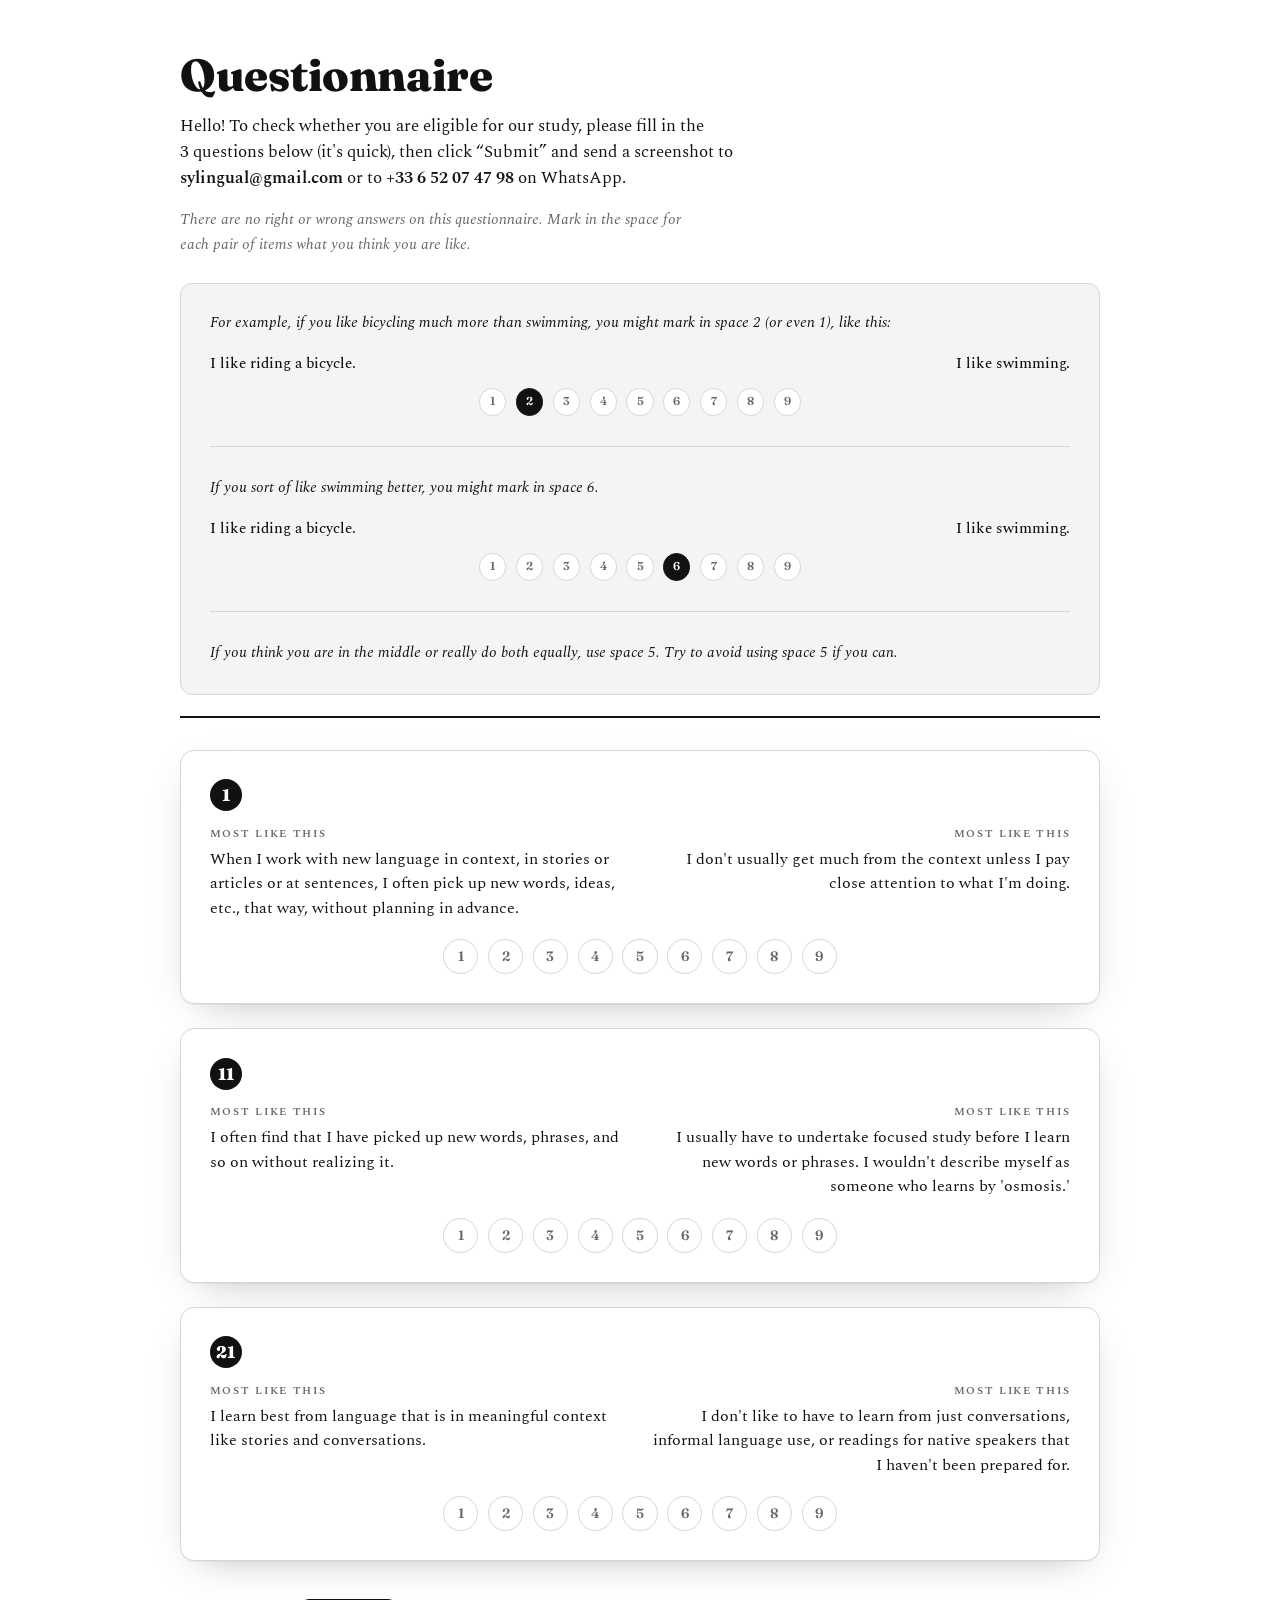
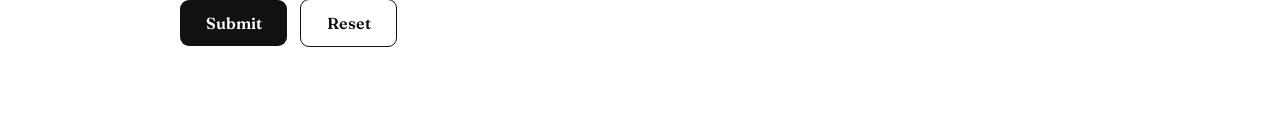
<file: en/questionnaire-EL-field_1.html>
<!DOCTYPE html>
<html lang="en">
<head>
<meta charset="UTF-8">
<meta name="viewport" content="width=device-width, initial-scale=1.0">
<title>Questionnaire</title>
<link rel="preconnect" href="https://fonts.googleapis.com">
<link rel="preconnect" href="https://fonts.gstatic.com" crossorigin>
<link href="https://fonts.googleapis.com/css2?family=Fraunces:ital,opsz,wght@0,9..144,400;0,9..144,600;0,9..144,800;1,9..144,400&family=Spectral:wght@300;400;500;600&display=swap" rel="stylesheet">
<style>
  :root{
    --paper:#ffffff;
    --paper-2:#f4f4f4;
    --ink:#111111;
    --ink-soft:#666666;
    --line:#d6d6d6;
    --shadow:0 1px 0 rgba(0,0,0,.04), 0 12px 40px -20px rgba(0,0,0,.35);
  }
  *{box-sizing:border-box;margin:0;padding:0}
  html{scroll-behavior:smooth}
  body{
    font-family:'Spectral',Georgia,serif;
    background:var(--paper);
    color:var(--ink);
    line-height:1.55;
    min-height:100vh;
    padding:clamp(1rem,4vw,3.5rem);
    -webkit-font-smoothing:antialiased;
  }
  .wrap{max-width:920px;margin:0 auto}

  /* ---------- En-tête ---------- */
  header.masthead{
    border-bottom:2px solid var(--ink);
    padding-bottom:1.3rem;margin-bottom:2rem;
  }
  h1{
    font-family:'Fraunces';font-weight:800;font-optical-sizing:144;
    font-size:clamp(1.8rem,5vw,2.8rem);line-height:1.05;
    letter-spacing:-.01em;margin-bottom:.9rem;
  }
  .greeting{font-size:1.05rem;color:var(--ink);max-width:64ch}
  .greeting b{font-weight:600}
  .instructions{
    margin-top:1.1rem;font-size:.95rem;color:var(--ink-soft);font-style:italic;
    max-width:64ch;line-height:1.6;
  }
  /* ---------- Example ---------- */
  .example{
    border:1px solid var(--line);border-radius:12px;
    padding:clamp(1.1rem,4vw,1.8rem);margin-top:1.6rem;background:var(--paper-2);
  }
  .ex-text{font-size:.92rem;color:var(--ink);font-style:italic;margin:0 0 1.1rem;line-height:1.55}
  .ex-note{margin:0}
  .ex-sd{
    display:grid;grid-template-columns:1fr 1fr;
    grid-template-areas:"a b" "scale scale";
    column-gap:1.6rem;row-gap:.8rem;align-items:start;
  }
  .ex-pole-a{grid-area:a;font-size:.92rem;font-weight:500}
  .ex-pole-b{grid-area:b;text-align:right;font-size:.92rem;font-weight:500}
  .ex-sd > .ex-scale{grid-area:scale}
  .ex-scale{display:flex;gap:clamp(.15rem,1.2vw,.6rem);justify-content:center}
  .ex-div{border:none;border-top:1px solid var(--line);margin:1.9rem 0}
  .ex-dot{
    width:clamp(1.3rem,6vw,1.7rem);height:clamp(1.3rem,6vw,1.7rem);border-radius:50%;
    border:1.5px solid var(--line);background:var(--paper);flex:none;
    display:flex;align-items:center;justify-content:center;
    font-family:'Fraunces';font-weight:600;font-size:clamp(.68rem,2.2vw,.72rem);color:var(--ink-soft);
  }
  .ex-dot.on{background:var(--ink);color:#fff;border-color:var(--ink)}

  /* ---------- Item ---------- */
  .item{
    background:var(--paper);
    border:1px solid var(--line);border-radius:14px;
    padding:clamp(1.1rem,3vw,1.8rem);margin-bottom:1.5rem;
    box-shadow:var(--shadow);
    opacity:0;transform:translateY(14px);
    animation:rise .6s cubic-bezier(.2,.7,.2,1) forwards;
  }
  .item:nth-child(1){animation-delay:.05s}
  .item:nth-child(2){animation-delay:.13s}
  .item:nth-child(3){animation-delay:.21s}
  @keyframes rise{to{opacity:1;transform:none}}

  .item-num{
    font-family:'Fraunces';font-weight:800;font-size:1.05rem;
    color:#fff;background:var(--ink);width:2rem;height:2rem;
    display:inline-flex;align-items:center;justify-content:center;
    border-radius:50%;margin-bottom:.9rem;
  }
  /* semantic-differential grid: horizontal on desktop, vertical on mobile */
  .sd{
    display:grid;grid-template-columns:1fr 1fr;
    grid-template-areas:"a b" "scale scale";
    column-gap:1.5rem;row-gap:1.2rem;align-items:start;
  }
  .pole-a{grid-area:a}
  .pole-b{grid-area:b;text-align:right}
  .sd > .scale{grid-area:scale}
  .pole p{font-size:.98rem}
  .pole .tag{
    display:block;font-size:.66rem;letter-spacing:.16em;text-transform:uppercase;
    margin-bottom:.3rem;font-weight:600;color:var(--ink-soft);
  }

  /* ---------- Scale 1-9 ---------- */
  .scale{display:flex;align-items:center;justify-content:center}
  .points{display:flex;gap:clamp(.15rem,1.2vw,.6rem);justify-content:center}
  .pt{display:flex;flex-direction:column;align-items:center;cursor:pointer}
  .pt input{position:absolute;opacity:0;pointer-events:none}
  .dot{
    width:clamp(1.45rem,7vw,2.2rem);height:clamp(1.45rem,7vw,2.2rem);border-radius:50%;
    border:1.5px solid var(--line);background:var(--paper);
    display:flex;align-items:center;justify-content:center;flex:none;
    font-family:'Fraunces';font-weight:600;font-size:clamp(.72rem,2.4vw,.85rem);color:var(--ink-soft);
    transition:all .18s ease;
  }
  .pt:hover .dot{border-color:var(--ink);transform:translateY(-2px)}
  .pt input:checked + .dot{
    background:var(--ink);color:#fff;border-color:var(--ink);
    transform:scale(1.12);box-shadow:0 6px 16px -6px rgba(0,0,0,.5);
  }

  /* ---------- Bouton ---------- */
  .actions{margin:2.4rem 0 1rem;display:flex;flex-wrap:wrap;gap:.8rem;align-items:center}
  button{
    font-family:'Fraunces';font-weight:600;font-size:1rem;cursor:pointer;
    border:none;border-radius:9px;padding:.8rem 1.6rem;transition:transform .15s,filter .2s;
  }
  .btn-main{background:var(--ink);color:#fff}
  .btn-main:hover{transform:translateY(-2px);filter:brightness(1.6)}
  .btn-ghost{background:transparent;color:var(--ink);border:1.5px solid var(--ink)}
  .btn-ghost:hover{background:var(--ink);color:#fff}
  .warn{color:var(--ink);font-size:.9rem;font-style:italic;font-weight:600}

  /* ---------- Result ---------- */
  .result{
    margin-top:2rem;border:2px solid var(--ink);border-radius:14px;
    background:var(--paper-2);padding:clamp(1.2rem,3vw,2rem);
    box-shadow:var(--shadow);display:none;
  }
  .result.show{display:block;animation:rise .5s ease forwards}
  .result h2{font-family:'Fraunces';font-weight:800;font-size:1.4rem;margin-bottom:.6rem}
  .detail{font-size:1.05rem;margin:.6rem 0 1.2rem;font-family:'Fraunces';font-weight:600}
  .detail span{display:inline-block;margin-right:.4rem}
  .sendback{font-size:.98rem;color:var(--ink);line-height:1.6;border-top:1px solid var(--line);padding-top:1rem}
  .sendback b{font-weight:600}

  footer{margin-top:3rem;font-size:.76rem;color:var(--ink-soft);
    border-top:1px solid var(--line);padding-top:1rem;line-height:1.7}

  @media(max-width:560px){
    /* statement (top) -> scale running top-to-bottom -> statement (bottom) */
    .sd{grid-template-columns:1fr;grid-template-areas:"a" "scale" "b";row-gap:.65rem}
    .pole-b{text-align:left}
    .points{flex-direction:column;gap:.3rem;align-items:center;position:relative}
    .points::before{content:"";position:absolute;top:1.15rem;bottom:1.15rem;left:50%;
      width:2px;background:var(--line);transform:translateX(-50%);z-index:0}
    .pt{flex-direction:row;padding:.28rem;position:relative;z-index:1}
    .dot{width:2.3rem;height:2.3rem;font-size:1rem;background:var(--paper)}

    .ex-sd{grid-template-columns:1fr;grid-template-areas:"a" "scale" "b";row-gap:.5rem}
    .ex-pole-b{text-align:left}
    .ex-scale{flex-direction:column;gap:.3rem;align-items:center;position:relative}
    .ex-scale::before{content:"";position:absolute;top:1rem;bottom:1rem;left:50%;
      width:2px;background:var(--line);transform:translateX(-50%);z-index:0}
    .ex-dot{width:2rem;height:2rem;font-size:.85rem;position:relative;z-index:1;background:var(--paper)}
  }
</style>
</head>
<body>
<div class="wrap">

  <header class="masthead">
    <h1>Questionnaire</h1>
    <p class="greeting">Hello! To check whether you are eligible for our study, please fill in the 3&nbsp;questions below (it's quick), then click &ldquo;Submit&rdquo; and send a screenshot to <b>sylingual@gmail.com</b> or to <b>+33&nbsp;6&nbsp;52&nbsp;07&nbsp;47&nbsp;98</b> on WhatsApp.</p>
    <p class="instructions">There are no right or wrong answers on this questionnaire. Mark in the space for each pair of items what you think you are like.</p>

    <div class="example">
      <div class="ex-block">
        <p class="ex-text">For example, if you like bicycling much more than swimming, you might mark in space 2 (or even 1), like this:</p>
        <div class="ex-sd">
          <div class="ex-pole-a">I like riding a bicycle.</div>
          <div class="ex-scale">
            <span class="ex-dot">1</span><span class="ex-dot on">2</span><span class="ex-dot">3</span>
            <span class="ex-dot">4</span><span class="ex-dot">5</span><span class="ex-dot">6</span>
            <span class="ex-dot">7</span><span class="ex-dot">8</span><span class="ex-dot">9</span>
          </div>
          <div class="ex-pole-b">I like swimming.</div>
        </div>
      </div>

      <hr class="ex-div">

      <div class="ex-block">
        <p class="ex-text">If you sort of like swimming better, you might mark in space 6.</p>
        <div class="ex-sd">
          <div class="ex-pole-a">I like riding a bicycle.</div>
          <div class="ex-scale">
            <span class="ex-dot">1</span><span class="ex-dot">2</span><span class="ex-dot">3</span>
            <span class="ex-dot">4</span><span class="ex-dot">5</span><span class="ex-dot on">6</span>
            <span class="ex-dot">7</span><span class="ex-dot">8</span><span class="ex-dot">9</span>
          </div>
          <div class="ex-pole-b">I like swimming.</div>
        </div>
      </div>

      <hr class="ex-div">

      <p class="ex-text ex-note">If you think you are in the middle or really do both equally, use space 5. Try to avoid using space 5 if you can.</p>
    </div>
  </header>

  <form id="q"></form>

  <div class="actions">
    <button type="button" class="btn-main" id="submit">Submit</button>
    <button type="button" class="btn-ghost" id="reset">Reset</button>
    <span class="warn" id="warn" style="display:none">Please answer all three questions.</span>
  </div>

  <section class="result" id="result">
    <h2>Your answers</h2>
    <p class="detail" id="detail"></p>
    <p class="sendback">Thank you! Please take a <b>screenshot</b> of this and send it to <b>sylingual@gmail.com</b> or to <b>+33&nbsp;6&nbsp;52&nbsp;07&nbsp;47&nbsp;98</b> on WhatsApp.</p>
  </section>

</div>

<script>
  const ITEMS = [
    { id:1,  left:"When I work with new language in context, in stories or articles or at sentences, I often pick up new words, ideas, etc., that way, without planning in advance.",
             right:"I don't usually get much from the context unless I pay close attention to what I'm doing." },
    { id:11, left:"I often find that I have picked up new words, phrases, and so on without realizing it.",
             right:"I usually have to undertake focused study before I learn new words or phrases. I wouldn't describe myself as someone who learns by 'osmosis.'" },
    { id:21, left:"I learn best from language that is in meaningful context like stories and conversations.",
             right:"I don't like to have to learn from just conversations, informal language use, or readings for native speakers that I haven't been prepared for." }
  ];

  const form = document.getElementById('q');
  ITEMS.forEach(it=>{
    const card = document.createElement('div');
    card.className='item';
    let pts='';
    for(let n=1;n<=9;n++){
      pts += `<label class="pt">
                <input type="radio" name="i${it.id}" value="${n}">
                <span class="dot">${n}</span>
              </label>`;
    }
    card.innerHTML = `
      <div class="item-num">${it.id}</div>
      <div class="sd">
        <div class="pole pole-a"><span class="tag">Most like this</span><p>${it.left}</p></div>
        <div class="scale"><div class="points">${pts}</div></div>
        <div class="pole pole-b"><span class="tag">Most like this</span><p>${it.right}</p></div>
      </div>`;
    form.appendChild(card);
  });

  function getVal(id){
    const el = form.querySelector(`input[name="i${id}"]:checked`);
    return el ? parseInt(el.value,10) : null;
  }

  document.getElementById('submit').addEventListener('click', ()=>{
    const v1=getVal(1), v11=getVal(11), v21=getVal(21);
    const warn=document.getElementById('warn');
    if(v1===null||v11===null||v21===null){ warn.style.display='inline'; return; }
    warn.style.display='none';
    document.getElementById('detail').innerHTML =
      `<span>Question&nbsp;1: ${v1}</span><span>·</span>`+
      `<span>Question&nbsp;11: ${v11}</span><span>·</span>`+
      `<span>Question&nbsp;21: ${v21}</span>`;
    document.getElementById('result').classList.add('show');
    document.getElementById('result').scrollIntoView({behavior:'smooth',block:'center'});
  });

  document.getElementById('reset').addEventListener('click', ()=>{
    form.querySelectorAll('input[type=radio]').forEach(r=>r.checked=false);
    document.getElementById('result').classList.remove('show');
    document.getElementById('warn').style.display='none';
    window.scrollTo({top:0,behavior:'smooth'});
  });
</script>
</body>
</html>
</file>
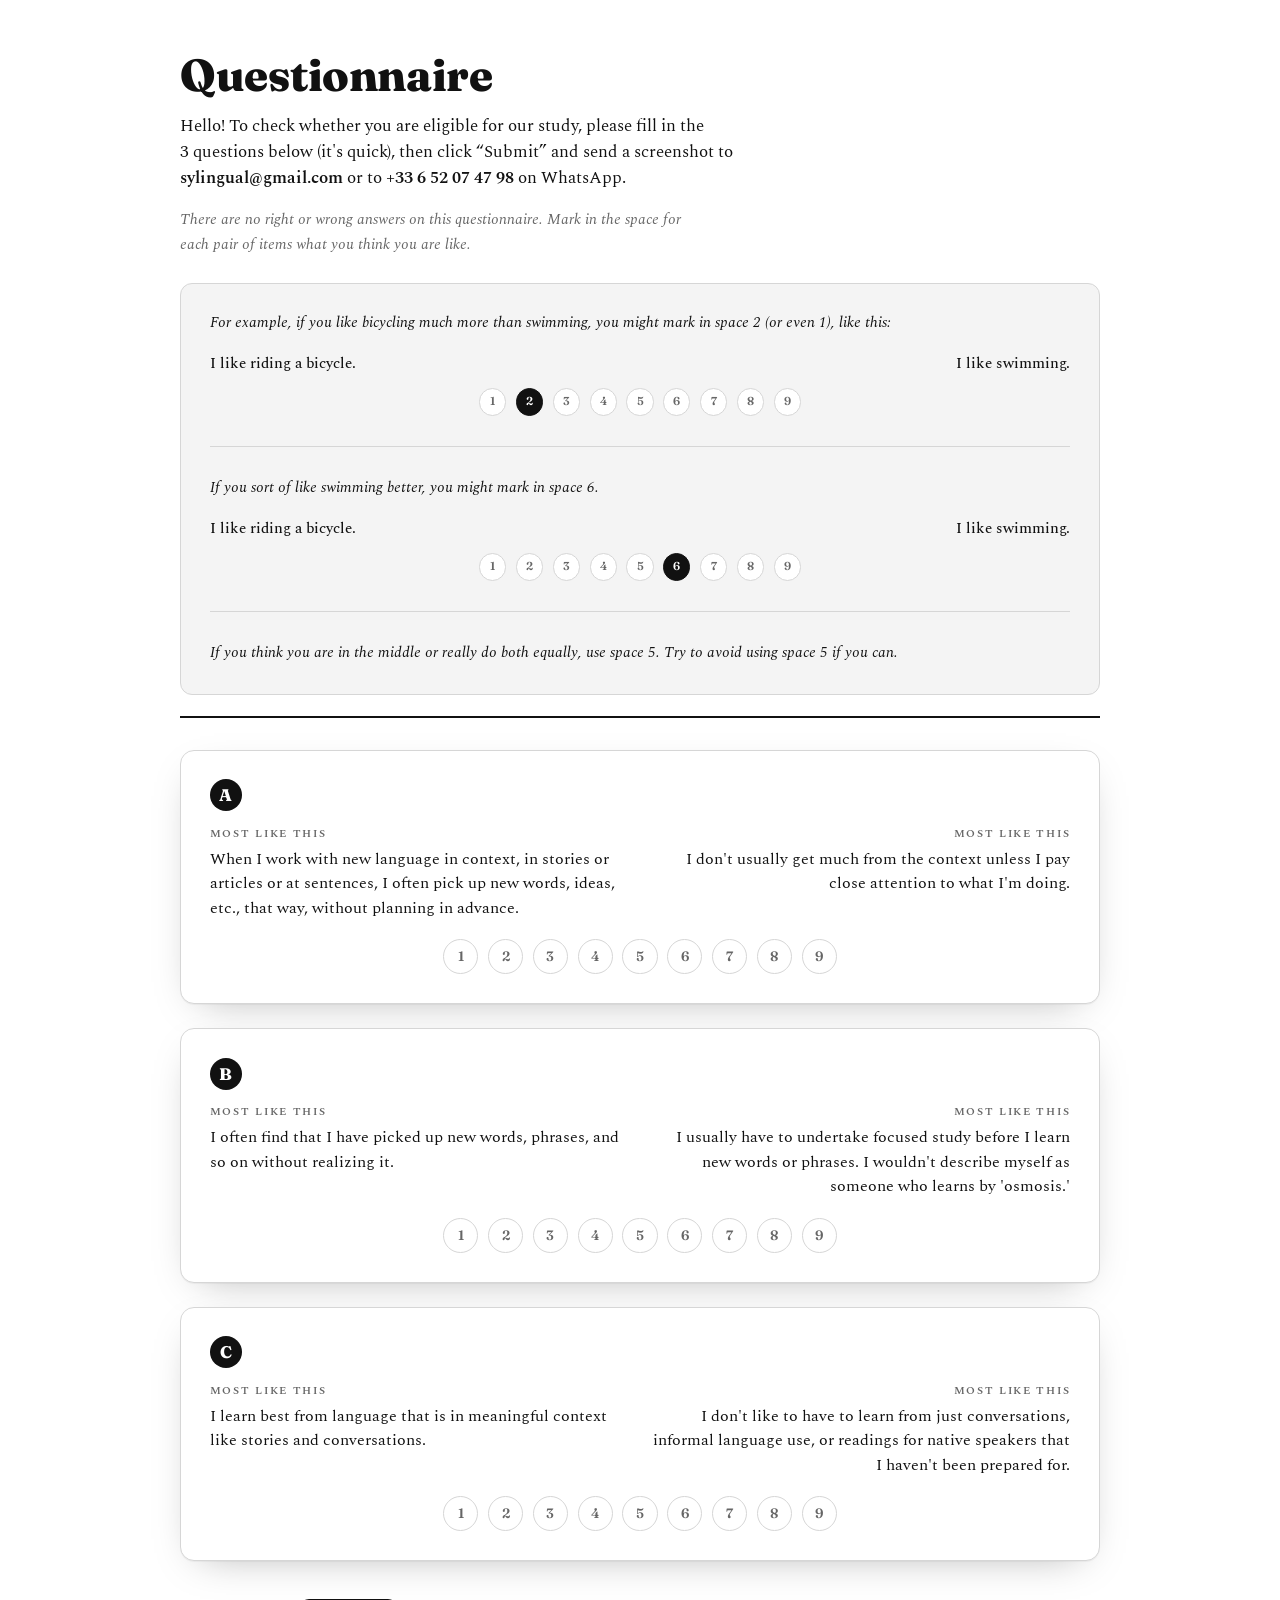
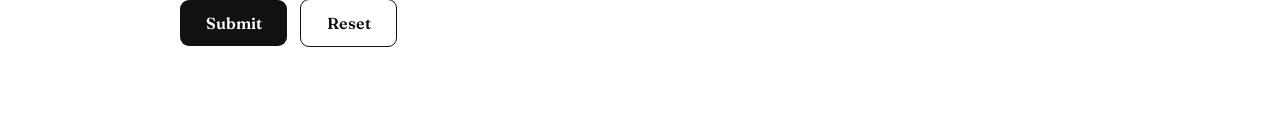
<file: en/questionsEL.html>
<!DOCTYPE html>
<html lang="en">
<head>
<meta charset="UTF-8">
<meta name="viewport" content="width=device-width, initial-scale=1.0">
<title>Questionnaire</title>
<link rel="preconnect" href="https://fonts.googleapis.com">
<link rel="preconnect" href="https://fonts.gstatic.com" crossorigin>
<link href="https://fonts.googleapis.com/css2?family=Fraunces:ital,opsz,wght@0,9..144,400;0,9..144,600;0,9..144,800;1,9..144,400&family=Spectral:wght@300;400;500;600&display=swap" rel="stylesheet">
<style>
  :root{
    --paper:#ffffff;
    --paper-2:#f4f4f4;
    --ink:#111111;
    --ink-soft:#666666;
    --line:#d6d6d6;
    --shadow:0 1px 0 rgba(0,0,0,.04), 0 12px 40px -20px rgba(0,0,0,.35);
  }
  *{box-sizing:border-box;margin:0;padding:0}
  html{scroll-behavior:smooth}
  body{
    font-family:'Spectral',Georgia,serif;
    background:var(--paper);
    color:var(--ink);
    line-height:1.55;
    min-height:100vh;
    padding:clamp(1rem,4vw,3.5rem);
    -webkit-font-smoothing:antialiased;
  }
  .wrap{max-width:920px;margin:0 auto}

  /* ---------- En-tête ---------- */
  header.masthead{
    border-bottom:2px solid var(--ink);
    padding-bottom:1.3rem;margin-bottom:2rem;
  }
  h1{
    font-family:'Fraunces';font-weight:800;font-optical-sizing:144;
    font-size:clamp(1.8rem,5vw,2.8rem);line-height:1.05;
    letter-spacing:-.01em;margin-bottom:.9rem;
  }
  .greeting{font-size:1.05rem;color:var(--ink);max-width:64ch}
  .greeting b{font-weight:600}
  .instructions{
    margin-top:1.1rem;font-size:.95rem;color:var(--ink-soft);font-style:italic;
    max-width:64ch;line-height:1.6;
  }
  /* ---------- Example ---------- */
  .example{
    border:1px solid var(--line);border-radius:12px;
    padding:clamp(1.1rem,4vw,1.8rem);margin-top:1.6rem;background:var(--paper-2);
  }
  .ex-text{font-size:.92rem;color:var(--ink);font-style:italic;margin:0 0 1.1rem;line-height:1.55}
  .ex-note{margin:0}
  .ex-sd{
    display:grid;grid-template-columns:1fr 1fr;
    grid-template-areas:"a b" "scale scale";
    column-gap:1.6rem;row-gap:.8rem;align-items:start;
  }
  .ex-pole-a{grid-area:a;font-size:.92rem;font-weight:500}
  .ex-pole-b{grid-area:b;text-align:right;font-size:.92rem;font-weight:500}
  .ex-sd > .ex-scale{grid-area:scale}
  .ex-scale{display:flex;gap:clamp(.15rem,1.2vw,.6rem);justify-content:center}
  .ex-div{border:none;border-top:1px solid var(--line);margin:1.9rem 0}
  .ex-dot{
    width:clamp(1.3rem,6vw,1.7rem);height:clamp(1.3rem,6vw,1.7rem);border-radius:50%;
    border:1.5px solid var(--line);background:var(--paper);flex:none;
    display:flex;align-items:center;justify-content:center;
    font-family:'Fraunces';font-weight:600;font-size:clamp(.68rem,2.2vw,.72rem);color:var(--ink-soft);
  }
  .ex-dot.on{background:var(--ink);color:#fff;border-color:var(--ink)}

  /* ---------- Item ---------- */
  .item{
    background:var(--paper);
    border:1px solid var(--line);border-radius:14px;
    padding:clamp(1.1rem,3vw,1.8rem);margin-bottom:1.5rem;
    box-shadow:var(--shadow);
    opacity:0;transform:translateY(14px);
    animation:rise .6s cubic-bezier(.2,.7,.2,1) forwards;
  }
  .item:nth-child(1){animation-delay:.05s}
  .item:nth-child(2){animation-delay:.13s}
  .item:nth-child(3){animation-delay:.21s}
  @keyframes rise{to{opacity:1;transform:none}}

  .item-num{
    font-family:'Fraunces';font-weight:800;font-size:1.05rem;
    color:#fff;background:var(--ink);width:2rem;height:2rem;
    display:inline-flex;align-items:center;justify-content:center;
    border-radius:50%;margin-bottom:.9rem;
  }
  /* semantic-differential grid: horizontal on desktop, vertical on mobile */
  .sd{
    display:grid;grid-template-columns:1fr 1fr;
    grid-template-areas:"a b" "scale scale";
    column-gap:1.5rem;row-gap:1.2rem;align-items:start;
  }
  .pole-a{grid-area:a}
  .pole-b{grid-area:b;text-align:right}
  .sd > .scale{grid-area:scale}
  .pole p{font-size:.98rem}
  .pole .tag{
    display:block;font-size:.66rem;letter-spacing:.16em;text-transform:uppercase;
    margin-bottom:.3rem;font-weight:600;color:var(--ink-soft);
  }

  /* ---------- Scale 1-9 ---------- */
  .scale{display:flex;align-items:center;justify-content:center}
  .points{display:flex;gap:clamp(.15rem,1.2vw,.6rem);justify-content:center}
  .pt{display:flex;flex-direction:column;align-items:center;cursor:pointer}
  .pt input{position:absolute;opacity:0;pointer-events:none}
  .dot{
    width:clamp(1.45rem,7vw,2.2rem);height:clamp(1.45rem,7vw,2.2rem);border-radius:50%;
    border:1.5px solid var(--line);background:var(--paper);
    display:flex;align-items:center;justify-content:center;flex:none;
    font-family:'Fraunces';font-weight:600;font-size:clamp(.72rem,2.4vw,.85rem);color:var(--ink-soft);
    transition:all .18s ease;
  }
  .pt:hover .dot{border-color:var(--ink);transform:translateY(-2px)}
  .pt input:checked + .dot{
    background:var(--ink);color:#fff;border-color:var(--ink);
    transform:scale(1.12);box-shadow:0 6px 16px -6px rgba(0,0,0,.5);
  }

  /* ---------- Bouton ---------- */
  .actions{margin:2.4rem 0 1rem;display:flex;flex-wrap:wrap;gap:.8rem;align-items:center}
  button{
    font-family:'Fraunces';font-weight:600;font-size:1rem;cursor:pointer;
    border:none;border-radius:9px;padding:.8rem 1.6rem;transition:transform .15s,filter .2s;
  }
  .btn-main{background:var(--ink);color:#fff}
  .btn-main:hover{transform:translateY(-2px);filter:brightness(1.6)}
  .btn-ghost{background:transparent;color:var(--ink);border:1.5px solid var(--ink)}
  .btn-ghost:hover{background:var(--ink);color:#fff}
  .warn{color:var(--ink);font-size:.9rem;font-style:italic;font-weight:600}

  /* ---------- Result ---------- */
  .result{
    margin-top:2rem;border:2px solid var(--ink);border-radius:14px;
    background:var(--paper-2);padding:clamp(1.2rem,3vw,2rem);
    box-shadow:var(--shadow);display:none;
  }
  .result.show{display:block;animation:rise .5s ease forwards}
  .result h2{font-family:'Fraunces';font-weight:800;font-size:1.4rem;margin-bottom:.6rem}
  .detail{font-size:1.05rem;margin:.6rem 0 1.2rem;font-family:'Fraunces';font-weight:600}
  .detail span{display:inline-block;margin-right:.4rem}
  .sendback{font-size:.98rem;color:var(--ink);line-height:1.6;border-top:1px solid var(--line);padding-top:1rem}
  .sendback b{font-weight:600}

  footer{margin-top:3rem;font-size:.76rem;color:var(--ink-soft);
    border-top:1px solid var(--line);padding-top:1rem;line-height:1.7}

  @media(max-width:560px){
    /* statement (top) -> scale running top-to-bottom -> statement (bottom) */
    .sd{grid-template-columns:1fr;grid-template-areas:"a" "scale" "b";row-gap:.65rem}
    .pole-b{text-align:left}
    .points{flex-direction:column;gap:.3rem;align-items:center;position:relative}
    .points::before{content:"";position:absolute;top:1.15rem;bottom:1.15rem;left:50%;
      width:2px;background:var(--line);transform:translateX(-50%);z-index:0}
    .pt{flex-direction:row;padding:.28rem;position:relative;z-index:1}
    .dot{width:2.3rem;height:2.3rem;font-size:1rem;background:var(--paper)}

    .ex-sd{grid-template-columns:1fr;grid-template-areas:"a" "scale" "b";row-gap:.5rem}
    .ex-pole-b{text-align:left}
    .ex-scale{flex-direction:column;gap:.3rem;align-items:center;position:relative}
    .ex-scale::before{content:"";position:absolute;top:1rem;bottom:1rem;left:50%;
      width:2px;background:var(--line);transform:translateX(-50%);z-index:0}
    .ex-dot{width:2rem;height:2rem;font-size:.85rem;position:relative;z-index:1;background:var(--paper)}
  }
</style>
</head>
<body>
<div class="wrap">

  <header class="masthead">
    <h1>Questionnaire</h1>
    <p class="greeting">Hello! To check whether you are eligible for our study, please fill in the 3&nbsp;questions below (it's quick), then click &ldquo;Submit&rdquo; and send a screenshot to <b>sylingual@gmail.com</b> or to <b>+33&nbsp;6&nbsp;52&nbsp;07&nbsp;47&nbsp;98</b> on WhatsApp.</p>
    <p class="instructions">There are no right or wrong answers on this questionnaire. Mark in the space for each pair of items what you think you are like.</p>

    <div class="example">
      <div class="ex-block">
        <p class="ex-text">For example, if you like bicycling much more than swimming, you might mark in space 2 (or even 1), like this:</p>
        <div class="ex-sd">
          <div class="ex-pole-a">I like riding a bicycle.</div>
          <div class="ex-scale">
            <span class="ex-dot">1</span><span class="ex-dot on">2</span><span class="ex-dot">3</span>
            <span class="ex-dot">4</span><span class="ex-dot">5</span><span class="ex-dot">6</span>
            <span class="ex-dot">7</span><span class="ex-dot">8</span><span class="ex-dot">9</span>
          </div>
          <div class="ex-pole-b">I like swimming.</div>
        </div>
      </div>

      <hr class="ex-div">

      <div class="ex-block">
        <p class="ex-text">If you sort of like swimming better, you might mark in space 6.</p>
        <div class="ex-sd">
          <div class="ex-pole-a">I like riding a bicycle.</div>
          <div class="ex-scale">
            <span class="ex-dot">1</span><span class="ex-dot">2</span><span class="ex-dot">3</span>
            <span class="ex-dot">4</span><span class="ex-dot">5</span><span class="ex-dot on">6</span>
            <span class="ex-dot">7</span><span class="ex-dot">8</span><span class="ex-dot">9</span>
          </div>
          <div class="ex-pole-b">I like swimming.</div>
        </div>
      </div>

      <hr class="ex-div">

      <p class="ex-text ex-note">If you think you are in the middle or really do both equally, use space 5. Try to avoid using space 5 if you can.</p>
    </div>
  </header>

  <form id="q"></form>

  <div class="actions">
    <button type="button" class="btn-main" id="submit">Submit</button>
    <button type="button" class="btn-ghost" id="reset">Reset</button>
    <span class="warn" id="warn" style="display:none">Please answer all three questions.</span>
  </div>

  <section class="result" id="result">
    <h2>Your answers</h2>
    <p class="detail" id="detail"></p>
    <p class="sendback">Thank you! Please take a <b>screenshot</b> of this and send it to <b>sylingual@gmail.com</b> or to <b>+33&nbsp;6&nbsp;52&nbsp;07&nbsp;47&nbsp;98</b> on WhatsApp.</p>
  </section>

</div>

<script>
  const ITEMS = [
    { id:1,  label:"A", left:"When I work with new language in context, in stories or articles or at sentences, I often pick up new words, ideas, etc., that way, without planning in advance.",
             right:"I don't usually get much from the context unless I pay close attention to what I'm doing." },
    { id:11, label:"B", left:"I often find that I have picked up new words, phrases, and so on without realizing it.",
             right:"I usually have to undertake focused study before I learn new words or phrases. I wouldn't describe myself as someone who learns by 'osmosis.'" },
    { id:21, label:"C", left:"I learn best from language that is in meaningful context like stories and conversations.",
             right:"I don't like to have to learn from just conversations, informal language use, or readings for native speakers that I haven't been prepared for." }
  ];

  const form = document.getElementById('q');
  ITEMS.forEach(it=>{
    const card = document.createElement('div');
    card.className='item';
    let pts='';
    for(let n=1;n<=9;n++){
      pts += `<label class="pt">
                <input type="radio" name="i${it.id}" value="${n}">
                <span class="dot">${n}</span>
              </label>`;
    }
    card.innerHTML = `
      <div class="item-num">${it.label}</div>
      <div class="sd">
        <div class="pole pole-a"><span class="tag">Most like this</span><p>${it.left}</p></div>
        <div class="scale"><div class="points">${pts}</div></div>
        <div class="pole pole-b"><span class="tag">Most like this</span><p>${it.right}</p></div>
      </div>`;
    form.appendChild(card);
  });

  function getVal(id){
    const el = form.querySelector(`input[name="i${id}"]:checked`);
    return el ? parseInt(el.value,10) : null;
  }

  document.getElementById('submit').addEventListener('click', ()=>{
    const v1=getVal(1), v11=getVal(11), v21=getVal(21);
    const warn=document.getElementById('warn');
    if(v1===null||v11===null||v21===null){ warn.style.display='inline'; return; }
    warn.style.display='none';
    document.getElementById('detail').innerHTML =
      `<span>Question&nbsp;A: ${v1}</span><span>·</span>`+
      `<span>Question&nbsp;B: ${v11}</span><span>·</span>`+
      `<span>Question&nbsp;C: ${v21}</span>`;
    document.getElementById('result').classList.add('show');
    document.getElementById('result').scrollIntoView({behavior:'smooth',block:'center'});
  });

  document.getElementById('reset').addEventListener('click', ()=>{
    form.querySelectorAll('input[type=radio]').forEach(r=>r.checked=false);
    document.getElementById('result').classList.remove('show');
    document.getElementById('warn').style.display='none';
    window.scrollTo({top:0,behavior:'smooth'});
  });
</script>
</body>
</html>
</file>
